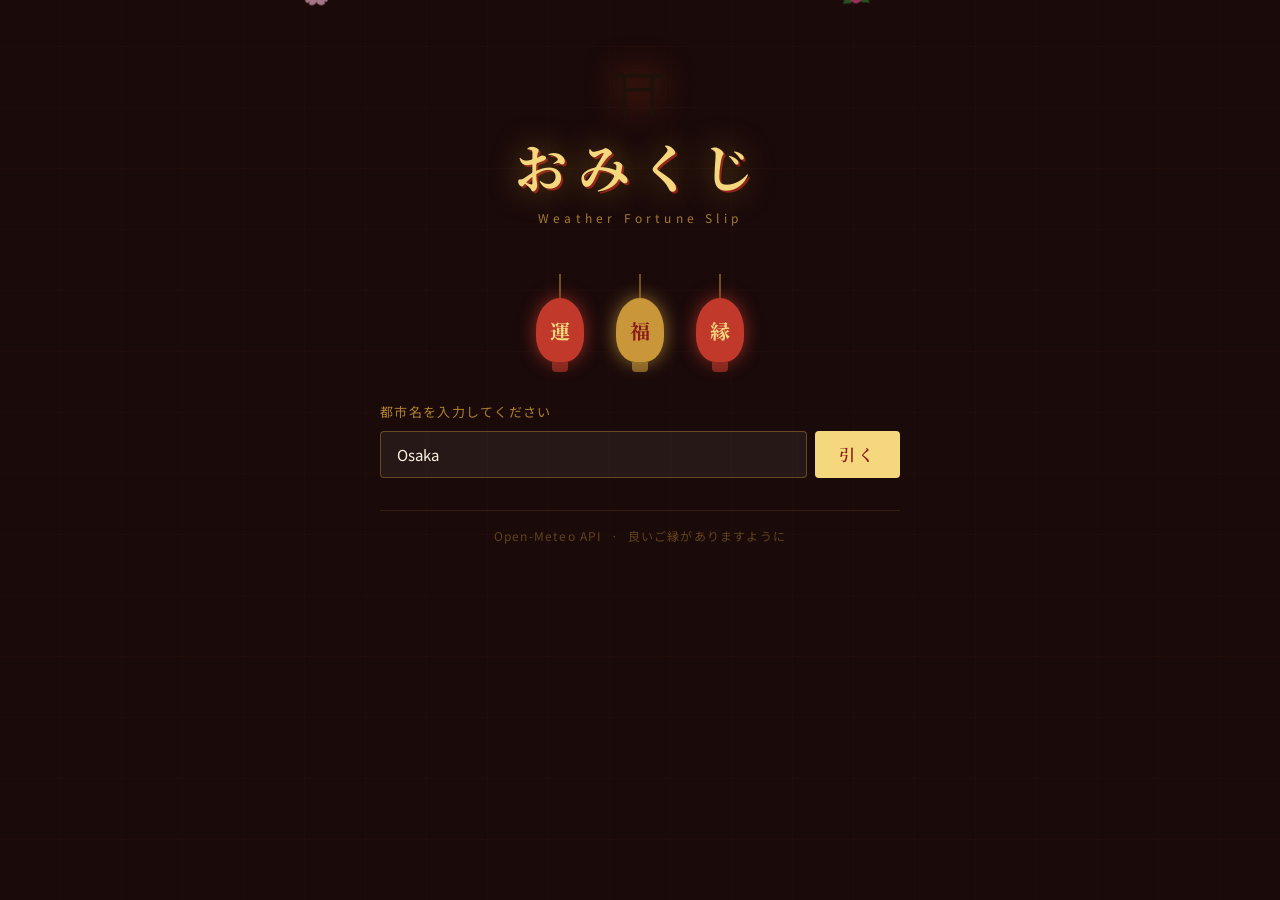
<file: api/index.html>
<!DOCTYPE html>
<html lang="ja">
<head>
  <meta charset="UTF-8" />
  <meta name="viewport" content="width=device-width, initial-scale=1.0" />
  <title>おみくじ — Weather Fortune</title>
  <link rel="stylesheet" href="https://fonts.googleapis.com/css2?family=Noto+Serif+JP:wght@400;600;700&family=Noto+Sans+JP:wght@400;500&display=swap" />
  <link rel="stylesheet" href="style.css" />
</head>
<body>

  <div class="bg-overlay"></div>

  <div class="sakura-container" id="sakura"></div>

  <div class="page">

    <header>
      <div class="torii">⛩</div>
      <h1>おみくじ</h1>
      <p class="subtitle">Weather Fortune Slip</p>
    </header>

    <div class="lanterns">
      <div class="lantern lantern--red">
        <div class="lantern-body">運</div>
      </div>
      <div class="lantern lantern--gold">
        <div class="lantern-body">福</div>
      </div>
      <div class="lantern lantern--red">
        <div class="lantern-body">縁</div>
      </div>
    </div>

    <div class="input-section">
      <label for="cityInput">都市名を入力してください</label>
      <div class="input-row">
        <input type="text" id="cityInput" placeholder="Osaka, Tokyo, Kyoto..." value="Osaka" />
        <button id="drawBtn" onclick="fetchAndFortune()">引く</button>
      </div>
    </div>

    <div id="weatherCard" class="weather-card hidden">
      <div id="weatherIcon" class="weather-icon"></div>
      <div class="weather-info">
        <div id="weatherCity" class="weather-city"></div>
        <div id="weatherTemp" class="weather-temp"></div>
        <div id="weatherDesc" class="weather-desc"></div>
        <div id="weatherMeta" class="weather-meta"></div>
      </div>
    </div>

    <div id="slip" class="slip hidden">
      <div class="slip-ornament top"></div>
      <div class="slip-header">
        <span class="slip-label">御神籤</span>
        <span id="fortuneLevel" class="fortune-level"></span>
      </div>
      <div class="divider"><span>✦</span></div>
      <p id="fortuneMain" class="fortune-main"></p>
      <div class="divider"><span>✦</span></div>
      <div id="fortuneSections" class="fortune-sections"></div>
      <div class="slip-footer">心を静めて、ご縁を大切に</div>
      <div class="slip-ornament bottom"></div>
    </div>

    <div id="error" class="error hidden"></div>

    <footer>Open-Meteo API &nbsp;·&nbsp; 良いご縁がありますように</footer>

  </div>

  <script src="script.js"></script>
</body>
</html>
</file>
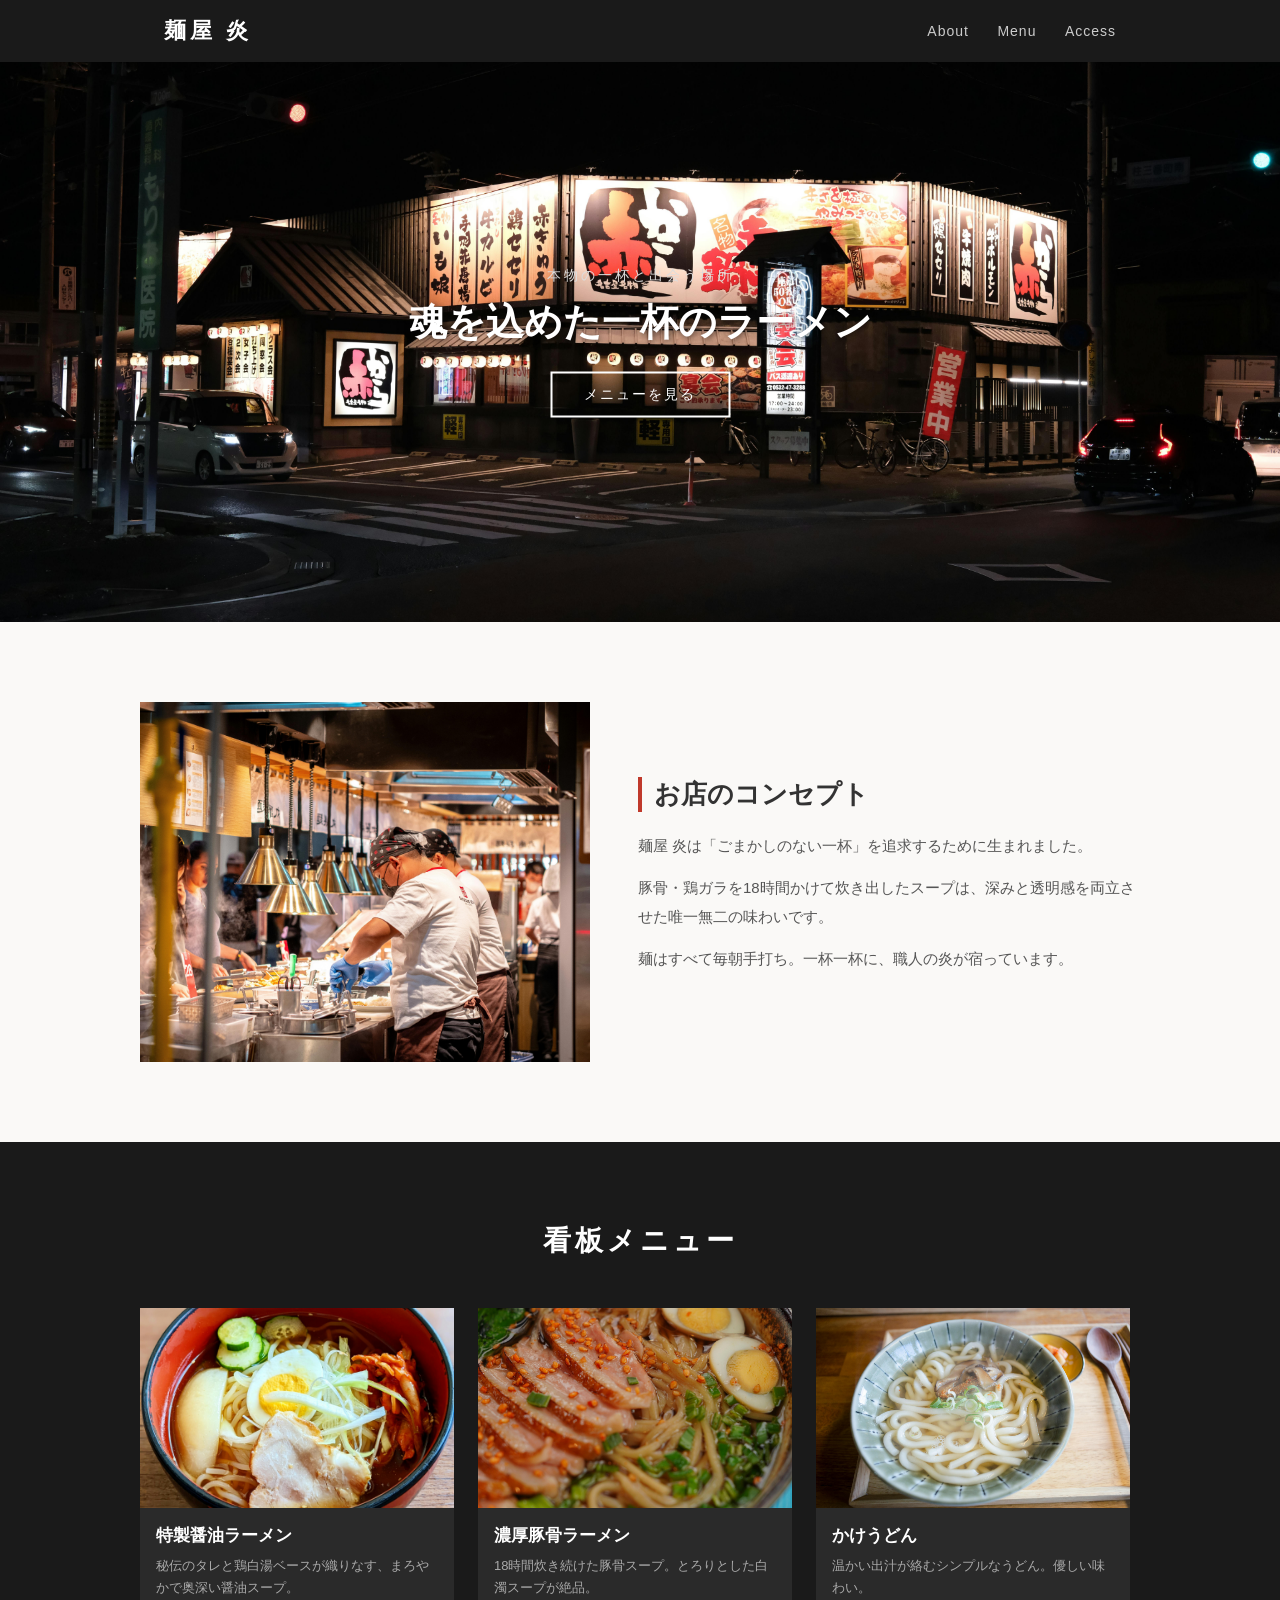
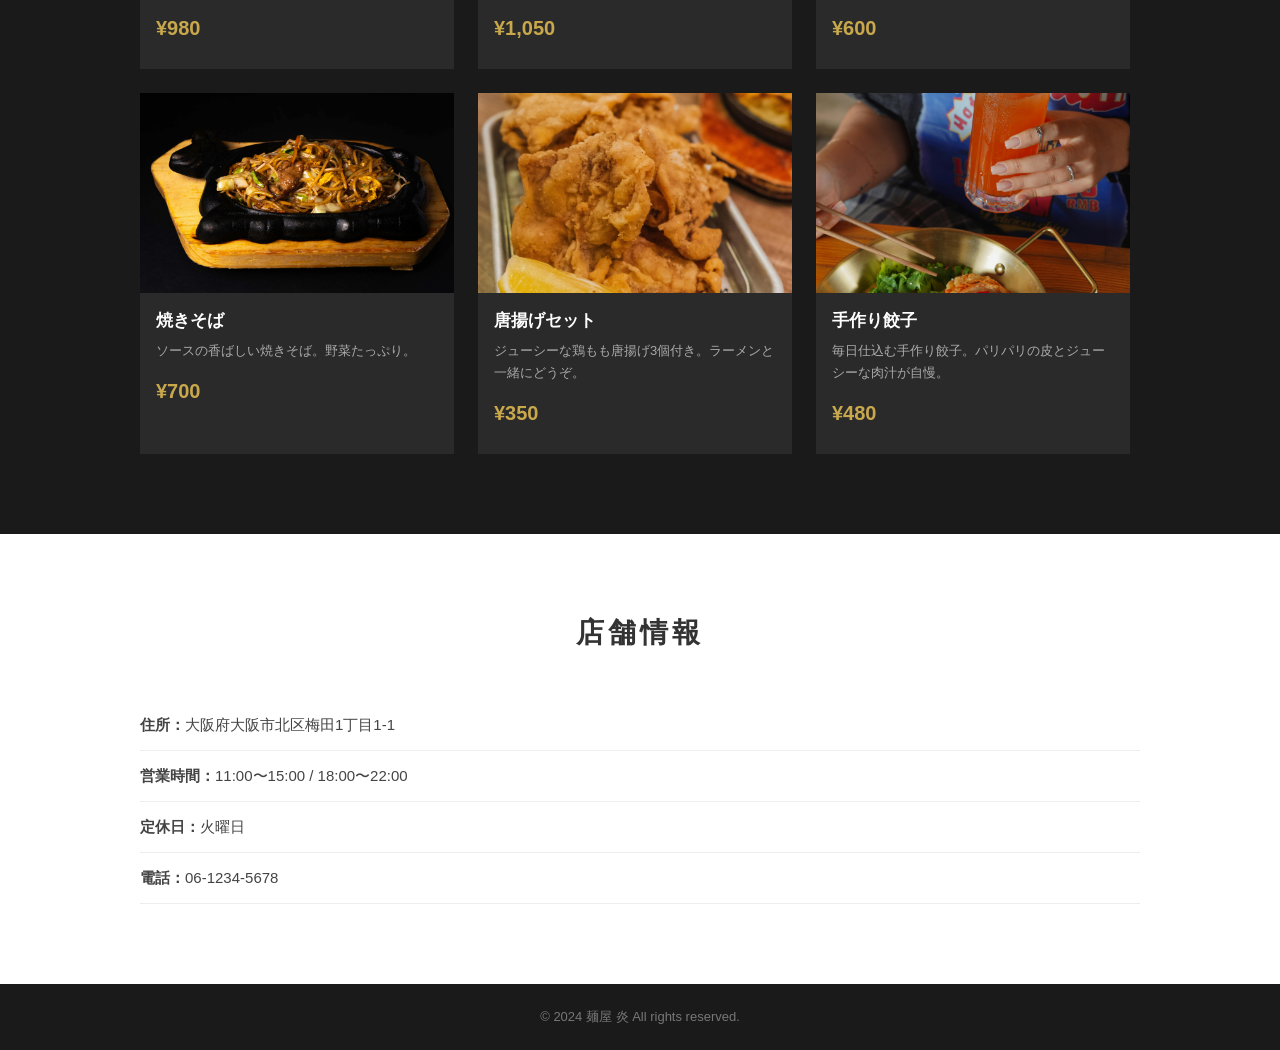
<file: cafe/index.html>
<!DOCTYPE html>
<html lang="ja">

<head>
    <meta charset="UTF-8" />
    <meta name="viewport" content="width=device-width, initial-scale=1.0" />
    <title>ラメん</title>
    <link rel="stylesheet" href="style.css" />
</head>

<body>

    <!-- ヘッダー -->
    <header>
        <div class="header-inner">
            <p class="logo">麺屋 炎</p>
            <nav>
                <a href="#about">About</a>
                <a href="#menu">Menu</a>
                <a href="#access">Access</a>
            </nav>
        </div>
    </header>

    <!-- ヒーロー -->
    <section id="hero">
        <img src="assets/hero.jpg" alt="ラーメンの写真" class="hero-img" />
        <div class="hero-text">
            <p class="hero-sub">本物の一杯と出会う場所</p>
            <h2>魂を込めた一杯のラーメン</h2>
            <a href="#menu" class="btn">メニューを見る</a>
        </div>
    </section>

    <!-- About -->
    <section id="about">
        <div class="about-inner">
            <img src="assets/about.jpg" alt="店内の様子" class="about-img" />
            <div class="about-text">
                <h2>お店のコンセプト</h2>
                <p>麺屋 炎は「ごまかしのない一杯」を追求するために生まれました。</p>
                <p>豚骨・鶏ガラを18時間かけて炊き出したスープは、深みと透明感を両立させた唯一無二の味わいです。</p>
                <p>麺はすべて毎朝手打ち。一杯一杯に、職人の炎が宿っています。</p>
            </div>
        </div>
    </section>

    <!-- メニュー -->
    <section id="menu">
        <h2 class="section-title">看板メニュー</h2>
        <div class="menu-grid">

            <div class="menu-card">
                <img src="assets/menu-tokusei.jpg" alt="特製醤油ラーメン" />
                <h3>特製醤油ラーメン</h3>
                <p>秘伝のタレと鶏白湯ベースが織りなす、まろやかで奥深い醤油スープ。</p>
                <p class="price">¥980</p>
            </div>

            <div class="menu-card">
                <img src="assets/menu-kotteri.jpg" alt="濃厚豚骨ラーメン" />
                <h3>濃厚豚骨ラーメン</h3>
                <p>18時間炊き続けた豚骨スープ。とろりとした白濁スープが絶品。</p>
                <p class="price">¥1,050</p>
            </div>

            <div class="menu-card">
                <img src="assets/menu-udon.jpg" alt="かけうどん" />
                <h3>かけうどん</h3>
                <p>温かい出汁が絡むシンプルなうどん。優しい味わい。</p>
                <p class="price">¥600</p>
            </div>

            <div class="menu-card">
                <img src="assets/menu-yakisoba.jpg" alt="焼きそば" />
                <h3>焼きそば</h3>
                <p>ソースの香ばしい焼きそば。野菜たっぷり。</p>
                <p class="price">¥700</p>
            </div>

            <div class="menu-card">
                <img src="assets/menu-karaage.jpg" alt="唐揚げセット" />
                <h3>唐揚げセット</h3>
                <p>ジューシーな鶏もも唐揚げ3個付き。ラーメンと一緒にどうぞ。</p>
                <p class="price">¥350</p>
            </div>

            <div class="menu-card">
                <img src="assets/menu-gyoza.jpg" alt="手作り餃子" />
                <h3>手作り餃子</h3>
                <p>毎日仕込む手作り餃子。パリパリの皮とジューシーな肉汁が自慢。</p>
                <p class="price">¥480</p>
            </div>

        </div>
    </section>

    <!-- アクセス -->
    <section id="access">
        <h2 class="section-title">店舗情報</h2>
        <div class="access-inner">
            <div class="access-info">
                <p><strong>住所：</strong>大阪府大阪市北区梅田1丁目1-1</p>
                <p><strong>営業時間：</strong>11:00〜15:00 / 18:00〜22:00</p>
                <p><strong>定休日：</strong>火曜日</p>
                <p><strong>電話：</strong>06-1234-5678</p>
            </div>
        </div>
    </section>

    <!-- フッター -->
    <footer>
        <p>&copy; 2024 麺屋 炎 All rights reserved.</p>
    </footer>

    <script src="script.js"></script>
</body>

</html>
</file>
<file: api/style.css>
*, *::before, *::after { box-sizing: border-box; margin: 0; padding: 0; }

:root {
  --red:    #c0392b;
  --red2:   #8b1a1a;
  --gold:   #c9973a;
  --gold2:  #f5d77e;
  --ink:    #1c1209;
  --muted:  #6b5c4e;
  --border: #c9a96e;
  --paper:  #fdf6e3;
  --bg1:    #1a0a0a;
  --bg2:    #2d1010;
}

body {
  font-family: 'Noto Sans JP', sans-serif;
  background: var(--bg1);
  color: var(--ink);
  min-height: 100vh;
  overflow-x: hidden;
}

.bg-overlay {
  position: fixed;
  inset: 0;
  background:
    repeating-linear-gradient(
      0deg,
      transparent,
      transparent 60px,
      rgba(180, 80, 20, 0.04) 60px,
      rgba(180, 80, 20, 0.04) 61px
    ),
    repeating-linear-gradient(
      90deg,
      transparent,
      transparent 60px,
      rgba(180, 80, 20, 0.04) 60px,
      rgba(180, 80, 20, 0.04) 61px
    );
  pointer-events: none;
  z-index: 0;
}

.sakura-container {
  position: fixed;
  inset: 0;
  pointer-events: none;
  z-index: 1;
  overflow: hidden;
}

.petal {
  position: absolute;
  top: -30px;
  font-size: 18px;
  animation: fall linear infinite;
  opacity: 0.6;
}

@keyframes fall {
  0%   { transform: translateY(0) rotate(0deg) translateX(0); opacity: 0.7; }
  50%  { transform: translateY(50vh) rotate(180deg) translateX(40px); }
  100% { transform: translateY(110vh) rotate(360deg) translateX(-20px); opacity: 0; }
}

.page {
  position: relative;
  z-index: 2;
  max-width: 560px;
  margin: 0 auto;
  padding: 2.5rem 1.25rem 3rem;
  display: flex;
  flex-direction: column;
  gap: 2rem;
}

header {
  text-align: center;
  padding: 1.5rem 0 0.5rem;
}

.torii {
  font-size: 56px;
  line-height: 1;
  margin-bottom: 0.5rem;
  filter: drop-shadow(0 0 16px rgba(200, 60, 20, 0.7));
  animation: glow 3s ease-in-out infinite alternate;
}

@keyframes glow {
  from { filter: drop-shadow(0 0 10px rgba(200, 60, 20, 0.5)); }
  to   { filter: drop-shadow(0 0 24px rgba(255, 120, 40, 0.9)); }
}

header h1 {
  font-family: 'Noto Serif JP', serif;
  font-size: 52px;
  font-weight: 700;
  color: var(--gold2);
  letter-spacing: 0.2em;
  text-shadow: 0 0 30px rgba(200, 150, 40, 0.6), 2px 2px 0 var(--red2);
}

.subtitle {
  font-size: 12px;
  color: var(--gold);
  letter-spacing: 0.35em;
  margin-top: 0.4rem;
  opacity: 0.8;
}

.lanterns {
  display: flex;
  justify-content: center;
  gap: 2rem;
  padding: 0.5rem 0;
}

.lantern {
  display: flex;
  flex-direction: column;
  align-items: center;
  animation: sway 4s ease-in-out infinite;
}

.lantern:nth-child(2) { animation-delay: -1.5s; }
.lantern:nth-child(3) { animation-delay: -3s; }

@keyframes sway {
  0%, 100% { transform: rotate(-4deg); }
  50%       { transform: rotate(4deg); }
}

.lantern::before {
  content: '';
  display: block;
  width: 2px;
  height: 24px;
  background: var(--gold);
  opacity: 0.5;
}

.lantern-body {
  width: 48px;
  height: 64px;
  border-radius: 50% 50% 40% 40%;
  display: flex;
  align-items: center;
  justify-content: center;
  font-family: 'Noto Serif JP', serif;
  font-size: 20px;
  font-weight: 700;
  position: relative;
}

.lantern--red .lantern-body {
  background: var(--red);
  color: var(--gold2);
  box-shadow: 0 0 18px rgba(192, 57, 43, 0.7);
}

.lantern--gold .lantern-body {
  background: var(--gold);
  color: var(--red2);
  box-shadow: 0 0 18px rgba(201, 151, 58, 0.7);
}

.lantern-body::after {
  content: '';
  position: absolute;
  bottom: -10px;
  width: 16px;
  height: 10px;
  border-radius: 0 0 4px 4px;
  background: inherit;
  opacity: 0.6;
}

.input-section {
  display: flex;
  flex-direction: column;
  gap: 0.6rem;
}

.input-section label {
  font-size: 13px;
  color: var(--gold);
  letter-spacing: 0.1em;
  opacity: 0.85;
}

.input-row {
  display: flex;
  gap: 8px;
}

input[type="text"] {
  flex: 1;
  font-family: 'Noto Sans JP', sans-serif;
  font-size: 15px;
  color: var(--paper);
  background: rgba(255,255,255,0.06);
  border: 1px solid rgba(201, 151, 58, 0.4);
  border-radius: 4px;
  padding: 0.75rem 1rem;
  outline: none;
  transition: border-color 0.2s, background 0.2s;
}

input:focus {
  border-color: var(--gold);
  background: rgba(255,255,255,0.1);
}

input::placeholder { color: rgba(201, 151, 58, 0.4); }

button {
  font-family: 'Noto Serif JP', serif;
  font-size: 16px;
  font-weight: 600;
  color: var(--red2);
  background: var(--gold2);
  border: none;
  border-radius: 4px;
  padding: 0.75rem 1.5rem;
  cursor: pointer;
  letter-spacing: 0.15em;
  transition: opacity 0.2s, transform 0.1s;
  white-space: nowrap;
}

button:hover { opacity: 0.9; }
button:active { transform: scale(0.97); }
button:disabled { opacity: 0.4; cursor: not-allowed; }

.weather-card {
  background: rgba(253, 246, 227, 0.08);
  border: 1px solid rgba(201, 151, 58, 0.35);
  border-radius: 6px;
  padding: 1.25rem 1.5rem;
  display: flex;
  align-items: center;
  gap: 1.25rem;
  backdrop-filter: blur(4px);
}

.weather-icon { font-size: 52px; line-height: 1; }

.weather-city { font-family: 'Noto Serif JP', serif; font-size: 17px; color: var(--gold2); margin-bottom: 2px; }
.weather-temp { font-size: 34px; font-weight: 500; color: var(--red); line-height: 1.1; }
.weather-desc { font-size: 13px; color: var(--gold); margin-top: 4px; }
.weather-meta { font-size: 12px; color: rgba(201,151,58,0.6); margin-top: 6px; }

.slip {
  background: var(--paper);
  border: 1px solid var(--border);
  border-radius: 2px;
  padding: 2rem 1.75rem;
  position: relative;
  box-shadow: 0 0 40px rgba(200, 60, 20, 0.2), inset 0 0 60px rgba(201,151,58,0.05);
}

.slip-ornament {
  position: absolute;
  left: 50%;
  transform: translateX(-50%);
  width: 80%;
  height: 3px;
  background: linear-gradient(90deg, transparent, var(--gold), transparent);
}
.slip-ornament.top { top: 0; }
.slip-ornament.bottom { bottom: 0; }

.slip-header {
  display: flex;
  justify-content: space-between;
  align-items: center;
  margin-bottom: 1rem;
}

.slip-label {
  font-family: 'Noto Serif JP', serif;
  font-size: 13px;
  color: var(--gold);
  letter-spacing: 0.35em;
}

.fortune-level {
  font-family: 'Noto Serif JP', serif;
  font-size: 26px;
  font-weight: 700;
  color: var(--red);
  letter-spacing: 0.1em;
  text-shadow: 1px 1px 0 rgba(139,26,26,0.3);
}

.divider {
  display: flex;
  align-items: center;
  gap: 0.75rem;
  margin: 1rem 0;
  color: var(--border);
  font-size: 12px;
}

.divider::before,
.divider::after {
  content: '';
  flex: 1;
  height: 1px;
  background: var(--border);
}

.fortune-main {
  font-family: 'Noto Serif JP', serif;
  font-size: 15px;
  color: var(--ink);
  line-height: 2.1;
  text-align: center;
  padding: 0.5rem 0;
}

.fortune-sections { display: flex; flex-direction: column; gap: 0.8rem; }

.fortune-row { display: flex; gap: 1rem; align-items: baseline; }

.fortune-row-label {
  font-size: 12px;
  color: var(--gold);
  letter-spacing: 0.15em;
  min-width: 64px;
  flex-shrink: 0;
  border-right: 1px solid var(--border);
  padding-right: 0.75rem;
}

.fortune-row-text { font-size: 14px; color: var(--muted); line-height: 1.7; }

.slip-footer {
  margin-top: 1.75rem;
  text-align: center;
  font-size: 11px;
  color: var(--border);
  letter-spacing: 0.25em;
}

.hidden { display: none !important; }

.error {
  text-align: center;
  font-size: 14px;
  color: #e07070;
  padding: 1rem;
  border: 1px solid rgba(200,60,60,0.3);
  border-radius: 4px;
  background: rgba(200,60,60,0.06);
}

footer {
  text-align: center;
  font-size: 12px;
  color: rgba(201,151,58,0.4);
  padding-top: 1rem;
  border-top: 1px solid rgba(201,151,58,0.15);
  letter-spacing: 0.1em;
}

@media (max-width: 480px) {
  header h1 { font-size: 38px; }
  .slip { padding: 1.5rem 1.25rem; }
  .lanterns { gap: 1.25rem; }
}
</file>
<file: cafe/style.css>
/* 全体のリセットと基本設定 */
* {
  margin: 0;
  padding: 0;
  box-sizing: border-box;
}

body {
  font-family: "Hiragino Kaku Gothic Pro", sans-serif;
  color: #333;
  background-color: #fff;
}

img {
  width: 100%;
  display: block;
}

a {
  text-decoration: none;
  color: inherit;
}


/* ========== ヘッダー ========== */
header {
  background-color: #1a1a1a;
  position: sticky;
  top: 0;
  z-index: 10;
}

.header-inner {
  max-width: 1000px;
  margin: 0 auto;
  padding: 16px 24px;
  display: flex;
  justify-content: space-between;
  align-items: center;
}

.logo {
  color: #fff;
  font-size: 22px;
  font-weight: bold;
  letter-spacing: 4px;
}

nav a {
  color: #ccc;
  margin-left: 24px;
  font-size: 14px;
  letter-spacing: 1px;
}

nav a:hover {
  color: #fff;
}


/* ========== ヒーロー ========== */
#hero {
  position: relative;
}

.hero-img {
  width: 100%;
  height: 560px;
  object-fit: cover;
}

.hero-text {
  position: absolute;
  top: 50%;
  left: 50%;
  transform: translate(-50%, -50%);
  text-align: center;
  color: #fff;
}

.hero-sub {
  font-size: 14px;
  letter-spacing: 3px;
  margin-bottom: 12px;
  color: #ddd;
}

.hero-text h2 {
  font-size: 38px;
  font-weight: bold;
  margin-bottom: 24px;
  text-shadow: 1px 1px 6px rgba(0, 0, 0, 0.6);
}

.btn {
  display: inline-block;
  padding: 12px 32px;
  border: 2px solid #fff;
  color: #fff;
  font-size: 14px;
  letter-spacing: 2px;
}

.btn:hover {
  background-color: #fff;
  color: #1a1a1a;
}


/* ========== About ========== */
#about {
  padding: 80px 24px;
  background-color: #faf9f7;
}

.about-inner {
  max-width: 1000px;
  margin: 0 auto;
  display: flex;
  gap: 48px;
  align-items: center;
}

.about-img {
  width: 45%;
  height: 360px;
  object-fit: cover;
  flex-shrink: 0;
}

.about-text h2 {
  font-size: 26px;
  margin-bottom: 20px;
  border-left: 4px solid #c0392b;
  padding-left: 12px;
}

.about-text p {
  font-size: 15px;
  line-height: 1.9;
  color: #555;
  margin-bottom: 14px;
}


/* ========== メニュー ========== */
#menu {
  padding: 80px 24px;
  background-color: #1a1a1a;
}

.section-title {
  text-align: center;
  font-size: 28px;
  margin-bottom: 48px;
  letter-spacing: 4px;
  color: #fff;
}

#menu .section-title {
  color: #fff;
}

#access .section-title {
  color: #333;
}

.menu-grid {
  max-width: 1000px;
  margin: 0 auto;
  display: flex;
  flex-wrap: wrap;  /* これで3枚超えたら次の行に折り返す */
  gap: 24px;
}

.menu-card {
  width: calc(33% - 16px);  /* 3列になるように幅を指定 */
  background-color: #2a2a2a;
  padding: 0 0 24px 0;
}

.menu-card img {
  width: 100%;
  height: 200px;
  object-fit: cover;
  margin-bottom: 16px;
}

.menu-card h3 {
  font-size: 17px;
  color: #fff;
  padding: 0 16px;
  margin-bottom: 8px;
}

.menu-card p {
  font-size: 13px;
  color: #aaa;
  padding: 0 16px;
  line-height: 1.7;
}

.price {
  font-size: 20px !important;
  color: #c9a84c !important;
  margin-top: 12px !important;
  font-weight: bold;
}


/* ========== アクセス ========== */
#access {
  padding: 80px 24px;
  background-color: #fff;
}

.access-inner {
  max-width: 1000px;
  margin: 0 auto;
  display: flex;
  gap: 48px;
  align-items: center;
}

.access-info {
  flex: 1;
}

.access-info p {
  font-size: 15px;
  line-height: 2;
  color: #444;
  border-bottom: 1px solid #eee;
  padding: 10px 0;
}


/* ========== フッター ========== */
footer {
  background-color: #1a1a1a;
  text-align: center;
  padding: 24px;
  color: #777;
  font-size: 13px;
}
</file>
